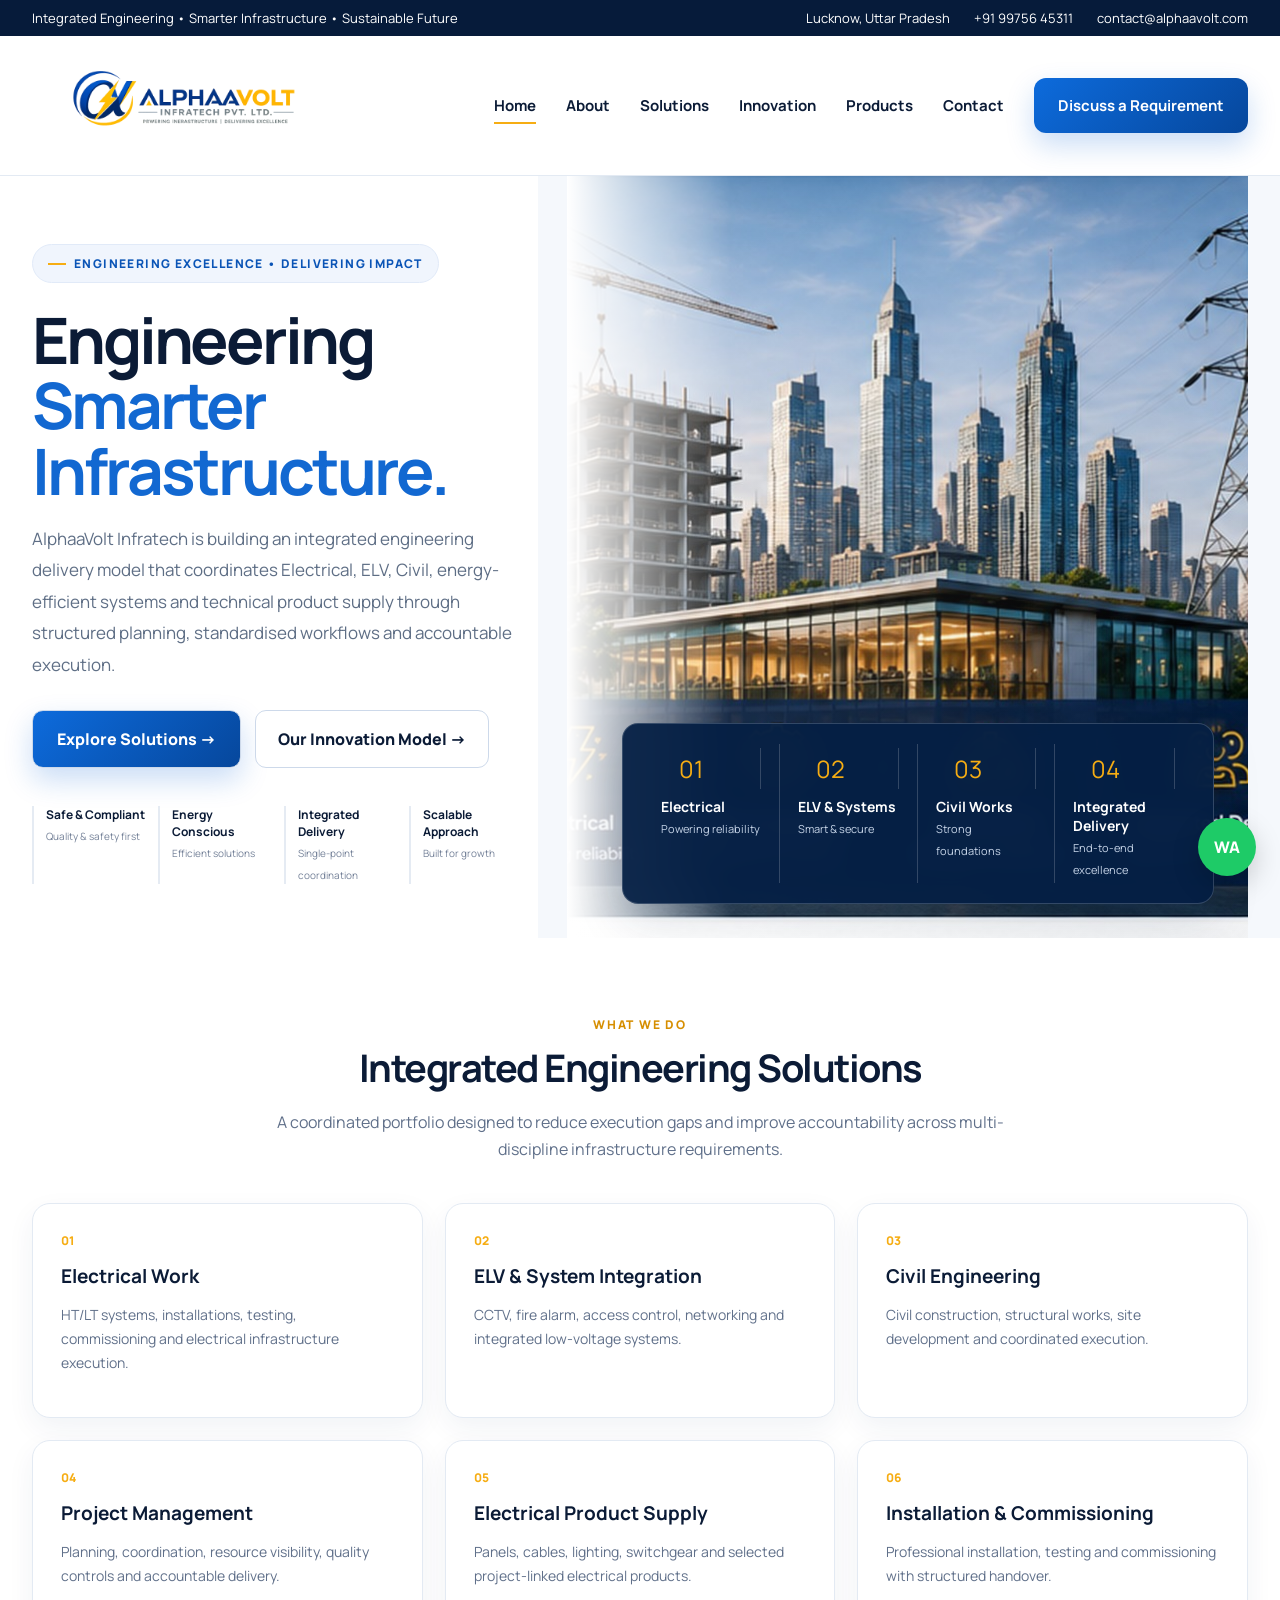
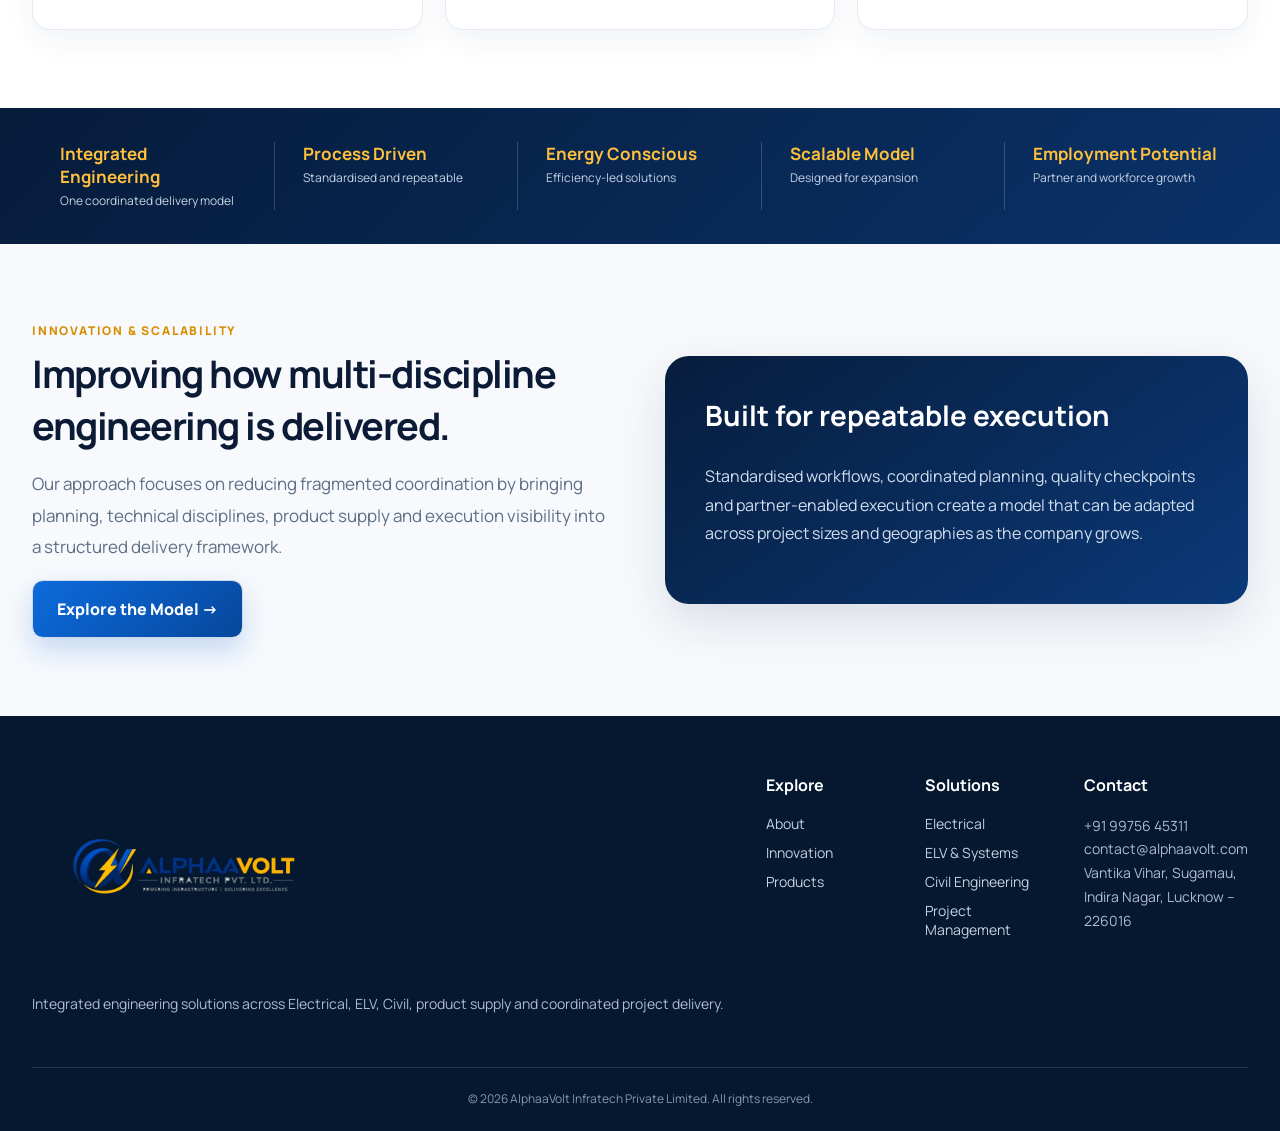
<file: index.html>
﻿<!doctype html>
<html lang="en">

<head>
    <meta charset="utf-8">
    <meta name="viewport" content="width=device-width, initial-scale=1">
    <title>Home | AlphaaVolt Infratech</title>
    <meta name="description"
        content="AlphaaVolt Infratech Private Limited provides integrated engineering solutions across Electrical, ELV, Civil, project management and technical product supply.">

    <link rel="stylesheet" href="/assets/style.css?v=20260811">
</head>

<body>

    <!-- TOP BAR -->
    <div class="utility">
        <div class="container">
            <div>
                Integrated Engineering &bull; Smarter Infrastructure &bull; Sustainable Future
            </div>

            <div class="right">
                <span>Lucknow, Uttar Pradesh</span>
                <span>+91 99756 45311</span>
                <span>contact@alphaavolt.com</span>
            </div>
        </div>
    </div>


    <!-- HEADER -->
    <header class="header">
        <div class="container">

            <a class="brand brand-logo" href="index.html">
                <img src="/assets/logo.png?v=20260811b"
                    alt="AlphaaVolt Infratech Pvt. Ltd. logo">
            </a>

            <button class="menu-btn"
                type="button"
                aria-label="Open navigation menu"
                aria-expanded="false">
                &#9776;
            </button>

            <nav class="nav">
                <a href="index.html" class="active">Home</a>
                <a href="about.html">About</a>
                <a href="solutions.html">Solutions</a>
                <a href="innovation.html">Innovation</a>
                <a href="products.html">Products</a>
                <a href="contact.html">Contact</a>

                <a class="nav-cta" href="contact.html">
                    Discuss a Requirement
                </a>
            </nav>

        </div>
    </header>


    <main>

        <!-- HERO -->
        <section class="hero">
            <div class="container">

                <div class="hero-copy">

                    <div class="eyebrow">
                        ENGINEERING EXCELLENCE &bull; DELIVERING IMPACT
                    </div>

                    <h1>
                        Engineering
                        <span class="accent">Smarter Infrastructure.</span>
                    </h1>

                    <p class="lead">
                        AlphaaVolt Infratech is building an integrated engineering
                        delivery model that coordinates Electrical, ELV, Civil,
                        energy-efficient systems and technical product supply
                        through structured planning, standardised workflows and
                        accountable execution.
                    </p>


                    <div class="actions">

                        <a class="btn btn-primary"
                            href="solutions.html">
                            Explore Solutions &rarr;
                        </a>

                        <a class="btn btn-secondary"
                            href="innovation.html">
                            Our Innovation Model &rarr;
                        </a>

                    </div>


                    <div class="trust-row">

                        <div class="trust">
                            <b>Safe &amp; Compliant</b>
                            <span>Quality &amp; safety first</span>
                        </div>

                        <div class="trust">
                            <b>Energy Conscious</b>
                            <span>Efficient solutions</span>
                        </div>

                        <div class="trust">
                            <b>Integrated Delivery</b>
                            <span>Single-point coordination</span>
                        </div>

                        <div class="trust">
                            <b>Scalable Approach</b>
                            <span>Built for growth</span>
                        </div>

                    </div>

                </div>


                <!-- HERO IMAGE / SERVICE PANEL -->
                <div class="hero-visual">

                    <div class="service-glass">

                        <div>
                            <div class="icon">01</div>
                            <strong>Electrical</strong>
                            <span>Powering reliability</span>
                        </div>

                        <div>
                            <div class="icon">02</div>
                            <strong>ELV &amp; Systems</strong>
                            <span>Smart &amp; secure</span>
                        </div>

                        <div>
                            <div class="icon">03</div>
                            <strong>Civil Works</strong>
                            <span>Strong foundations</span>
                        </div>

                        <div>
                            <div class="icon">04</div>
                            <strong>Integrated Delivery</strong>
                            <span>End-to-end excellence</span>
                        </div>

                    </div>

                </div>

            </div>
        </section>


        <!-- WHAT WE DO -->
        <section class="section">

            <div class="container">

                <div class="section-head">

                    <div class="kicker">
                        What We Do
                    </div>

                    <h2>
                        Integrated Engineering Solutions
                    </h2>

                    <p>
                        A coordinated portfolio designed to reduce execution gaps
                        and improve accountability across multi-discipline
                        infrastructure requirements.
                    </p>

                </div>


                <div class="cards">

                    <div class="card">
                        <div class="num">01</div>
                        <h3>Electrical Work</h3>
                        <p>
                            HT/LT systems, installations, testing, commissioning
                            and electrical infrastructure execution.
                        </p>
                    </div>


                    <div class="card">
                        <div class="num">02</div>
                        <h3>ELV &amp; System Integration</h3>
                        <p>
                            CCTV, fire alarm, access control, networking and
                            integrated low-voltage systems.
                        </p>
                    </div>


                    <div class="card">
                        <div class="num">03</div>
                        <h3>Civil Engineering</h3>
                        <p>
                            Civil construction, structural works, site development
                            and coordinated execution.
                        </p>
                    </div>


                    <div class="card">
                        <div class="num">04</div>
                        <h3>Project Management</h3>
                        <p>
                            Planning, coordination, resource visibility, quality
                            controls and accountable delivery.
                        </p>
                    </div>


                    <div class="card">
                        <div class="num">05</div>
                        <h3>Electrical Product Supply</h3>
                        <p>
                            Panels, cables, lighting, switchgear and selected
                            project-linked electrical products.
                        </p>
                    </div>


                    <div class="card">
                        <div class="num">06</div>
                        <h3>Installation &amp; Commissioning</h3>
                        <p>
                            Professional installation, testing and commissioning
                            with structured handover.
                        </p>
                    </div>

                </div>

            </div>
        </section>


        <!-- BUSINESS MODEL BAND -->
        <section class="band">

            <div class="container band-grid">

                <div class="band-item">
                    <b>Integrated Engineering</b>
                    <span>One coordinated delivery model</span>
                </div>

                <div class="band-item">
                    <b>Process Driven</b>
                    <span>Standardised and repeatable</span>
                </div>

                <div class="band-item">
                    <b>Energy Conscious</b>
                    <span>Efficiency-led solutions</span>
                </div>

                <div class="band-item">
                    <b>Scalable Model</b>
                    <span>Designed for expansion</span>
                </div>

                <div class="band-item">
                    <b>Employment Potential</b>
                    <span>Partner and workforce growth</span>
                </div>

            </div>

        </section>


        <!-- INNOVATION -->
        <section class="section soft">

            <div class="container split">

                <div>

                    <div class="kicker">
                        Innovation &amp; Scalability
                    </div>

                    <h2>
                        Improving how multi-discipline engineering is delivered.
                    </h2>

                    <p class="lead">
                        Our approach focuses on reducing fragmented coordination
                        by bringing planning, technical disciplines, product
                        supply and execution visibility into a structured
                        delivery framework.
                    </p>

                    <a class="btn btn-primary"
                        href="innovation.html">
                        Explore the Model &rarr;
                    </a>

                </div>


                <div class="panel">

                    <h3>
                        Built for repeatable execution
                    </h3>

                    <p>
                        Standardised workflows, coordinated planning, quality
                        checkpoints and partner-enabled execution create a model
                        that can be adapted across project sizes and geographies
                        as the company grows.
                    </p>

                </div>

            </div>

        </section>

    </main>


    <!-- FOOTER -->
    <footer class="footer">

        <div class="container">

            <div class="footer-grid">

                <div class="footer-brand">

                    <img class="footer-logo"
                        src="/assets/logo.png?v=20260811b"
                        alt="AlphaaVolt Infratech Pvt. Ltd. logo">

                    <p>
                        Integrated engineering solutions across Electrical, ELV,
                        Civil, product supply and coordinated project delivery.
                    </p>

                </div>


                <div>

                    <h4>Explore</h4>

                    <a href="about.html">About</a>
                    <a href="innovation.html">Innovation</a>
                    <a href="products.html">Products</a>

                </div>


                <div>

                    <h4>Solutions</h4>

                    <a href="solutions.html">Electrical</a>
                    <a href="solutions.html">ELV &amp; Systems</a>
                    <a href="solutions.html">Civil Engineering</a>
                    <a href="solutions.html">Project Management</a>

                </div>


                <div>

                    <h4>Contact</h4>

                    <p>
                        +91 99756 45311<br>
                        contact@alphaavolt.com<br>
                        Vantika Vihar, Sugamau,<br>
                        Indira Nagar, Lucknow &ndash; 226016
                    </p>

                </div>

            </div>


            <div class="copyright">
                &copy; 2026 AlphaaVolt Infratech Private Limited.
                All rights reserved.
            </div>

        </div>

    </footer>


    <!-- WHATSAPP -->
    <a class="wa"
        href="https://wa.me/919975645311"
        target="_blank"
        rel="noopener noreferrer"
        aria-label="Contact AlphaaVolt on WhatsApp">
        WA
    </a>


    <!-- JAVASCRIPT -->
    <script src="/assets/main.js?v=20260811"></script>

</body>

</html>
</file>
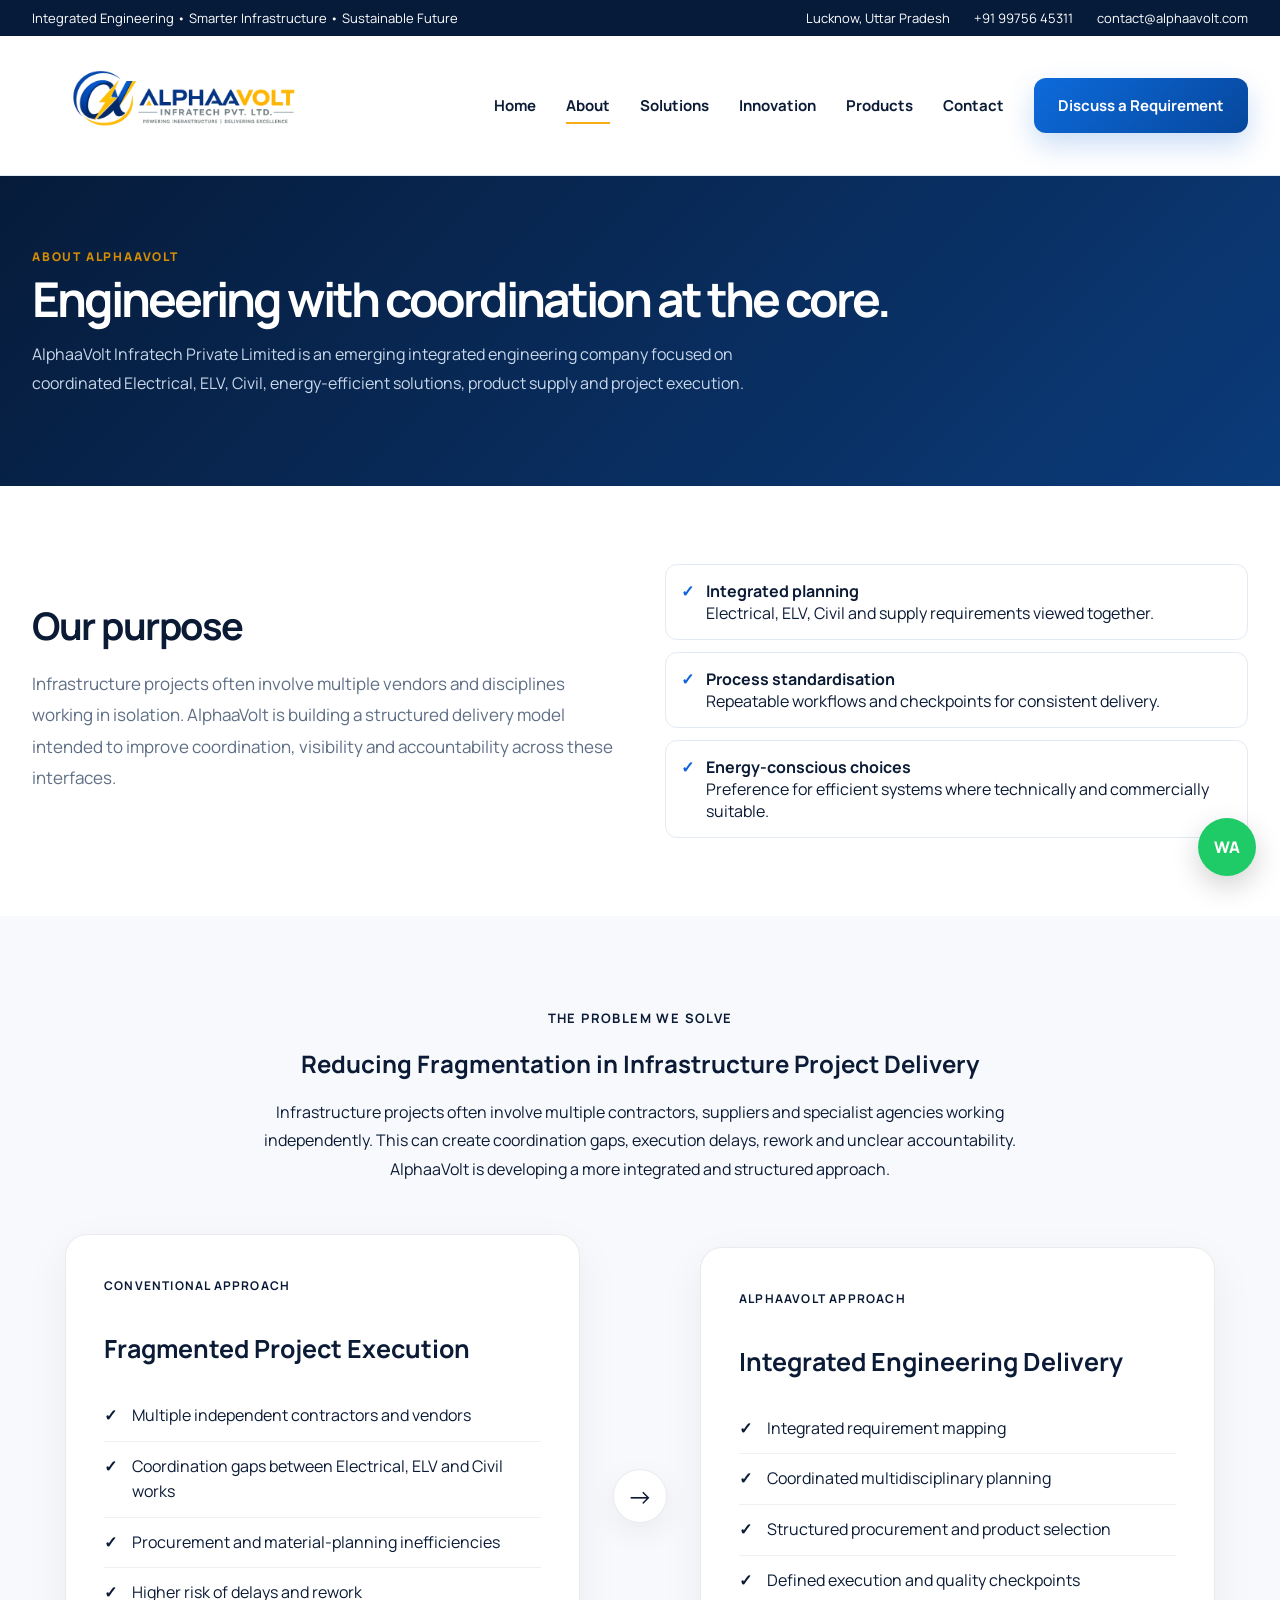
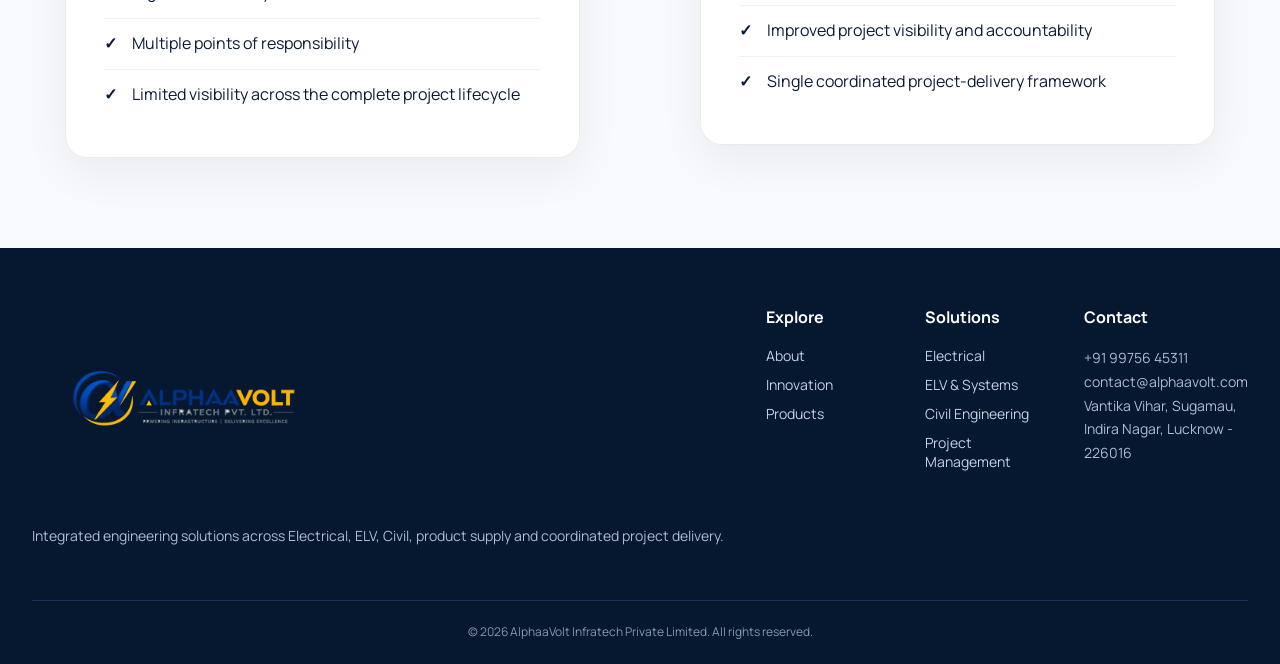
<file: about.html>
﻿<!doctype html><html><head><meta charset="utf-8"><meta name="viewport" content="width=device-width,initial-scale=1"><title>About | AlphaaVolt Infratech</title><link rel="stylesheet" href="/assets/style.css?v=20260811"></head><body><div class="utility"><div class="container"><div>Integrated Engineering &bull; Smarter Infrastructure &bull; Sustainable Future</div><div class="right"><span>Lucknow, Uttar Pradesh</span><span>+91 99756 45311</span><span>contact@alphaavolt.com</span></div></div></div><header class="header"><div class="container"><a class="brand brand-logo" href="index.html"><img src="/assets/logo.png?v=20260811b" alt="AlphaaVolt Infratech Pvt. Ltd. logo"></a><button class="menu-btn" aria-label="Menu">&#9776;</button><nav class="nav"><a href="index.html">Home</a><a href="about.html" class="active">About</a><a href="solutions.html">Solutions</a><a href="innovation.html">Innovation</a><a href="products.html">Products</a><a href="contact.html">Contact</a><a class="nav-cta" href="contact.html">Discuss a Requirement</a></nav></div></header><main><section class="page-hero"><div class="container"><div class="kicker">About AlphaaVolt</div><h1>Engineering with coordination at the core.</h1><p>AlphaaVolt Infratech Private Limited is an emerging integrated engineering company focused on coordinated Electrical, ELV, Civil, energy-efficient solutions, product supply and project execution.</p></div></section><section class="section"><div class="container split"><div><h2>Our purpose</h2><p class="lead">Infrastructure projects often involve multiple vendors and disciplines working in isolation. AlphaaVolt is building a structured delivery model intended to improve coordination, visibility and accountability across these interfaces.</p></div><div class="checklist"><div class="check"><i>&#10003;</i><div><b>Integrated planning</b><br><span>Electrical, ELV, Civil and supply requirements viewed together.</span></div></div><div class="check"><i>&#10003;</i><div><b>Process standardisation</b><br><span>Repeatable workflows and checkpoints for consistent delivery.</span></div></div><div class="check"><i>&#10003;</i><div><b>Energy-conscious choices</b><br><span>Preference for efficient systems where technically and commercially suitable.</span></div></div></div></div></section>
<section class="problem-solution-section">
<div class="container">

<div class="dpiit-section-heading">
<span class="dpiit-tag">The Problem We Solve</span>
<h2>Reducing Fragmentation in Infrastructure Project Delivery</h2>
<p>
Infrastructure projects often involve multiple contractors, suppliers and
specialist agencies working independently. This can create coordination gaps,
execution delays, rework and unclear accountability. AlphaaVolt is developing
a more integrated and structured approach.
</p>
</div>

<div class="problem-solution-grid">

<div class="ps-card">
<span class="ps-label">Conventional Approach</span>
<h3>Fragmented Project Execution</h3>

<ul class="ps-list">
<li>Multiple independent contractors and vendors</li>
<li>Coordination gaps between Electrical, ELV and Civil works</li>
<li>Procurement and material-planning inefficiencies</li>
<li>Higher risk of delays and rework</li>
<li>Multiple points of responsibility</li>
<li>Limited visibility across the complete project lifecycle</li>
</ul>
</div>

<div class="ps-arrow">&#8594;</div>

<div class="ps-card solution-card">
<span class="ps-label">AlphaaVolt Approach</span>
<h3>Integrated Engineering Delivery</h3>

<ul class="ps-list">
<li>Integrated requirement mapping</li>
<li>Coordinated multidisciplinary planning</li>
<li>Structured procurement and product selection</li>
<li>Defined execution and quality checkpoints</li>
<li>Improved project visibility and accountability</li>
<li>Single coordinated project-delivery framework</li>
</ul>
</div>

</div>
</div>
</section>
</main><footer class="footer"><div class="container"><div class="footer-grid"><div class="footer-brand"><img class="footer-logo" src="/assets/logo.png?v=20260811b" alt="AlphaaVolt Infratech Pvt. Ltd. logo"><p>Integrated engineering solutions across Electrical, ELV, Civil, product supply and coordinated project delivery.</p></div><div><h4>Explore</h4><a href="about.html">About</a><a href="innovation.html">Innovation</a><a href="products.html">Products</a></div><div><h4>Solutions</h4><a href="solutions.html">Electrical</a><a href="solutions.html">ELV & Systems</a><a href="solutions.html">Civil Engineering</a><a href="solutions.html">Project Management</a></div><div><h4>Contact</h4><p>+91 99756 45311<br>contact@alphaavolt.com<br>Vantika Vihar, Sugamau, Indira Nagar, Lucknow - 226016</p></div></div><div class="copyright">&copy; 2026 AlphaaVolt Infratech Private Limited. All rights reserved.</div></div></footer><a class="wa" href="https://wa.me/919975645311" aria-label="WhatsApp">WA</a><script src="/assets/main.js?v=20260811"></script></body></html>
</file>
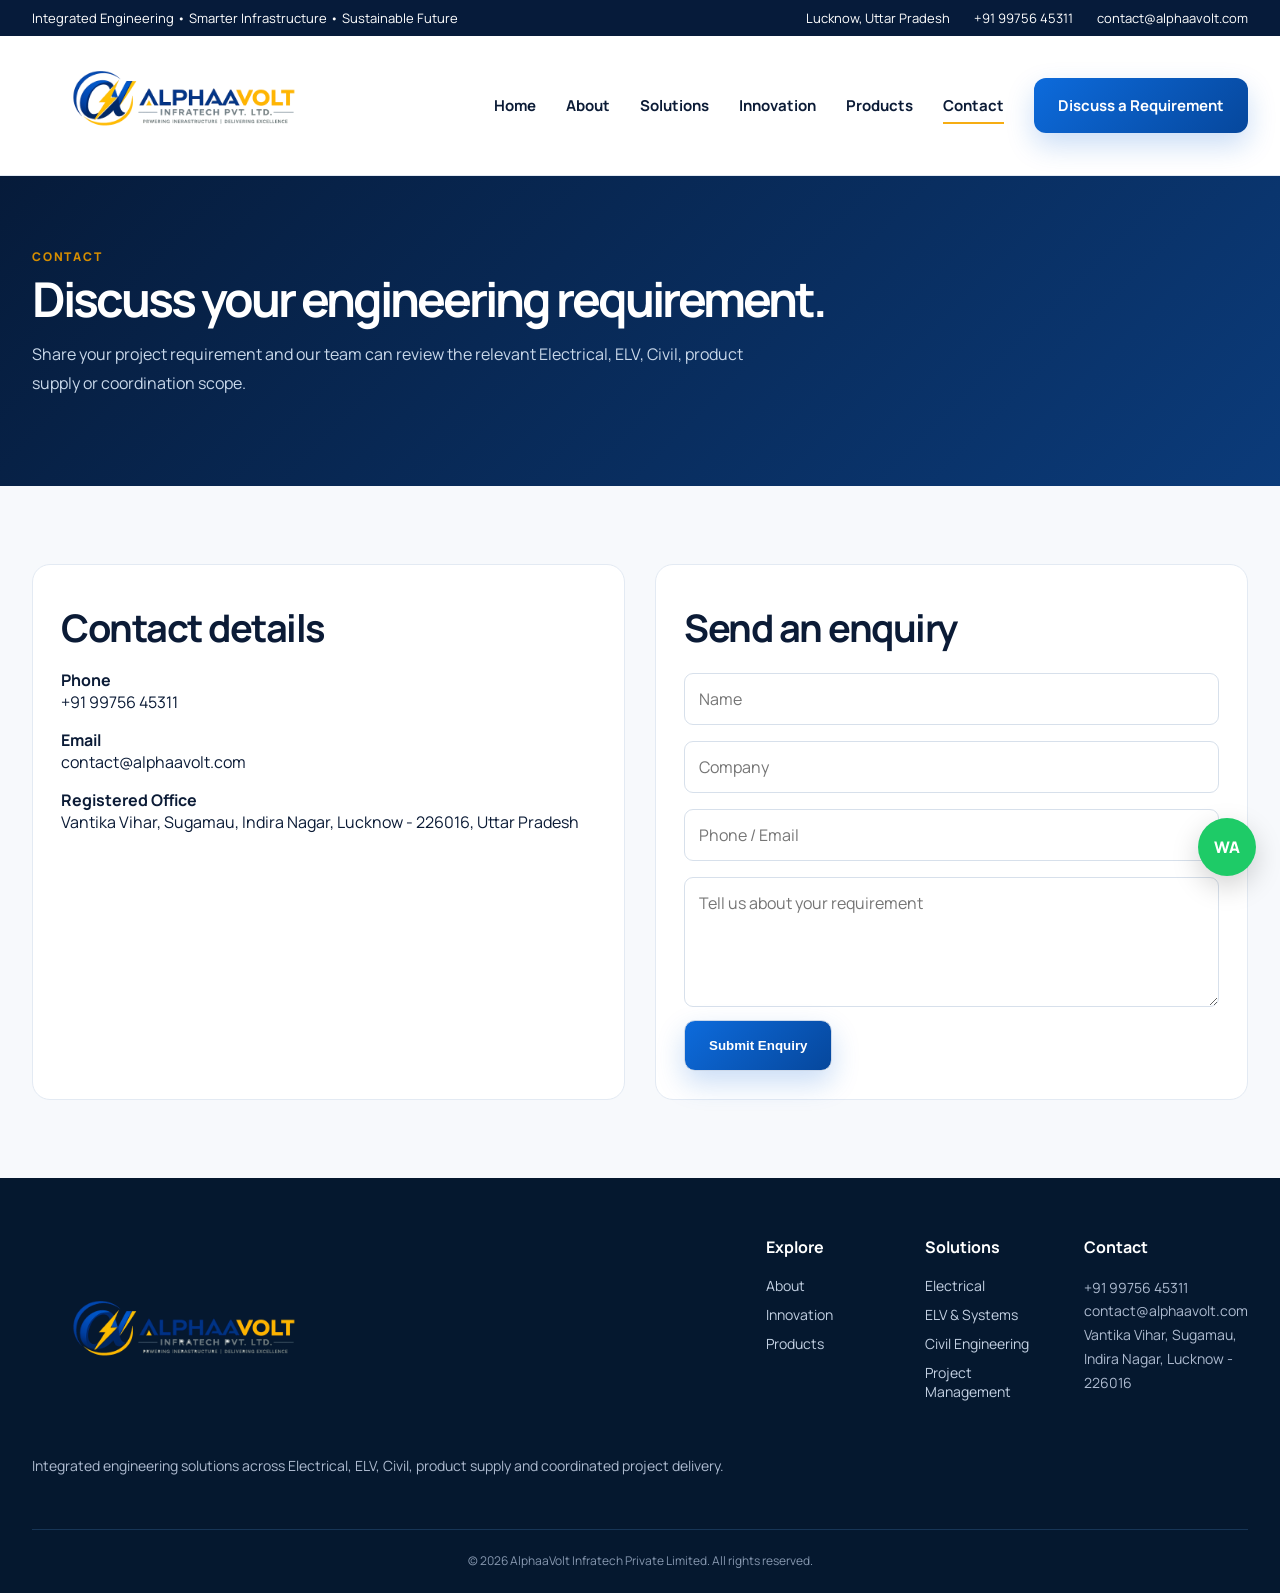
<file: contact.html>
﻿<!doctype html><html><head><meta charset="utf-8"><meta name="viewport" content="width=device-width,initial-scale=1"><title>Contact | AlphaaVolt Infratech</title><link rel="stylesheet" href="/assets/style.css?v=20260811"></head><body><div class="utility"><div class="container"><div>Integrated Engineering &bull; Smarter Infrastructure &bull; Sustainable Future</div><div class="right"><span>Lucknow, Uttar Pradesh</span><span>+91 99756 45311</span><span>contact@alphaavolt.com</span></div></div></div><header class="header"><div class="container"><a class="brand brand-logo" href="index.html"><img src="/assets/logo.png?v=20260811b" alt="AlphaaVolt Infratech Pvt. Ltd. logo"></a><button class="menu-btn" aria-label="Menu">&#9776;</button><nav class="nav"><a href="index.html">Home</a><a href="about.html">About</a><a href="solutions.html">Solutions</a><a href="innovation.html">Innovation</a><a href="products.html">Products</a><a href="contact.html" class="active">Contact</a><a class="nav-cta" href="contact.html">Discuss a Requirement</a></nav></div></header><main><section class="page-hero"><div class="container"><div class="kicker">Contact</div><h1>Discuss your engineering requirement.</h1><p>Share your project requirement and our team can review the relevant Electrical, ELV, Civil, product supply or coordination scope.</p></div></section><section class="section soft"><div class="container contact-grid"><div class="contact-box"><h2>Contact details</h2><p><b>Phone</b><br>+91 99756 45311</p><p><b>Email</b><br>contact@alphaavolt.com</p><p><b>Registered Office</b><br>Vantika Vihar, Sugamau, Indira Nagar, Lucknow - 226016, Uttar Pradesh</p></div><form class="contact-box"><h2>Send an enquiry</h2><input placeholder="Name"><input placeholder="Company"><input placeholder="Phone / Email"><textarea placeholder="Tell us about your requirement"></textarea><button class="btn btn-primary" type="button">Submit Enquiry</button></form></div></section></main><footer class="footer"><div class="container"><div class="footer-grid"><div class="footer-brand"><img class="footer-logo" src="/assets/logo.png?v=20260811b" alt="AlphaaVolt Infratech Pvt. Ltd. logo"><p>Integrated engineering solutions across Electrical, ELV, Civil, product supply and coordinated project delivery.</p></div><div><h4>Explore</h4><a href="about.html">About</a><a href="innovation.html">Innovation</a><a href="products.html">Products</a></div><div><h4>Solutions</h4><a href="solutions.html">Electrical</a><a href="solutions.html">ELV & Systems</a><a href="solutions.html">Civil Engineering</a><a href="solutions.html">Project Management</a></div><div><h4>Contact</h4><p>+91 99756 45311<br>contact@alphaavolt.com<br>Vantika Vihar, Sugamau, Indira Nagar, Lucknow - 226016</p></div></div><div class="copyright">&copy; 2026 AlphaaVolt Infratech Private Limited. All rights reserved.</div></div></footer><a class="wa" href="https://wa.me/919975645311" aria-label="WhatsApp">WA</a><script src="/assets/main.js?v=20260811"></script></body></html>
</file>
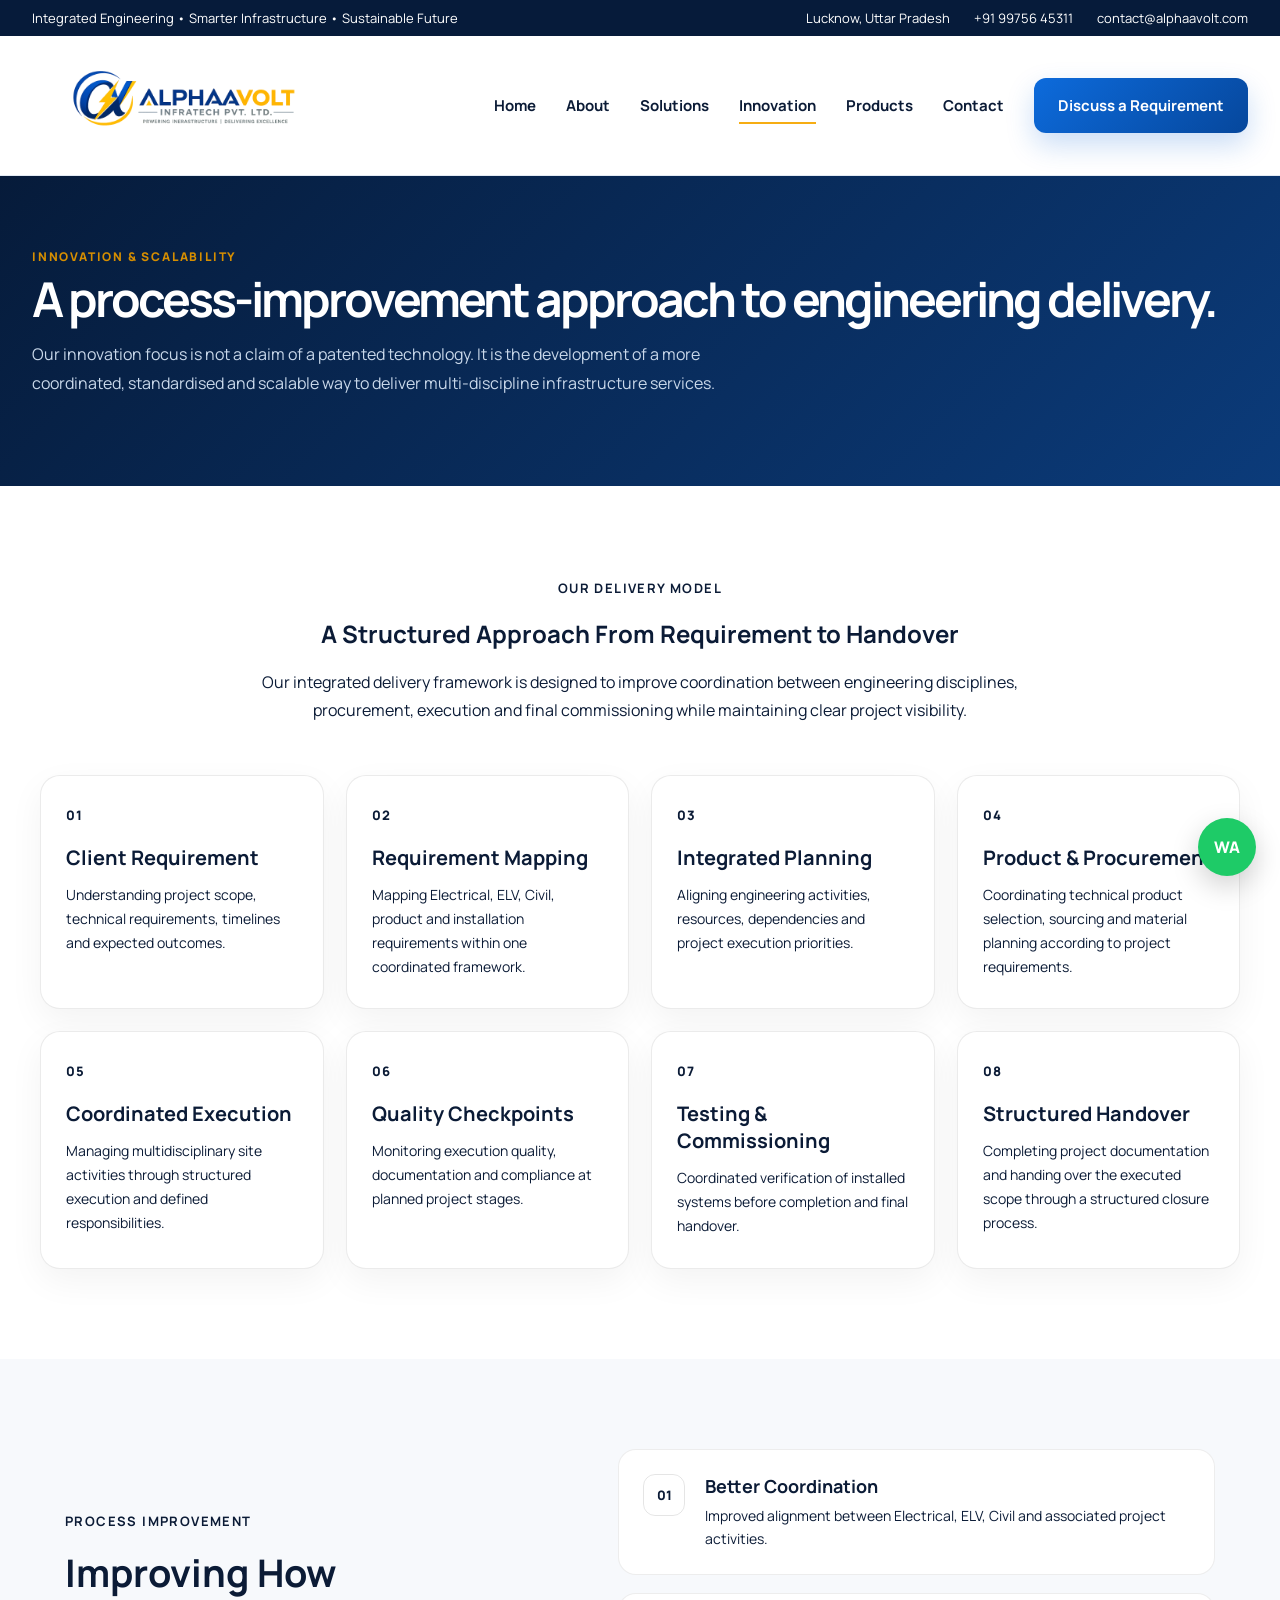
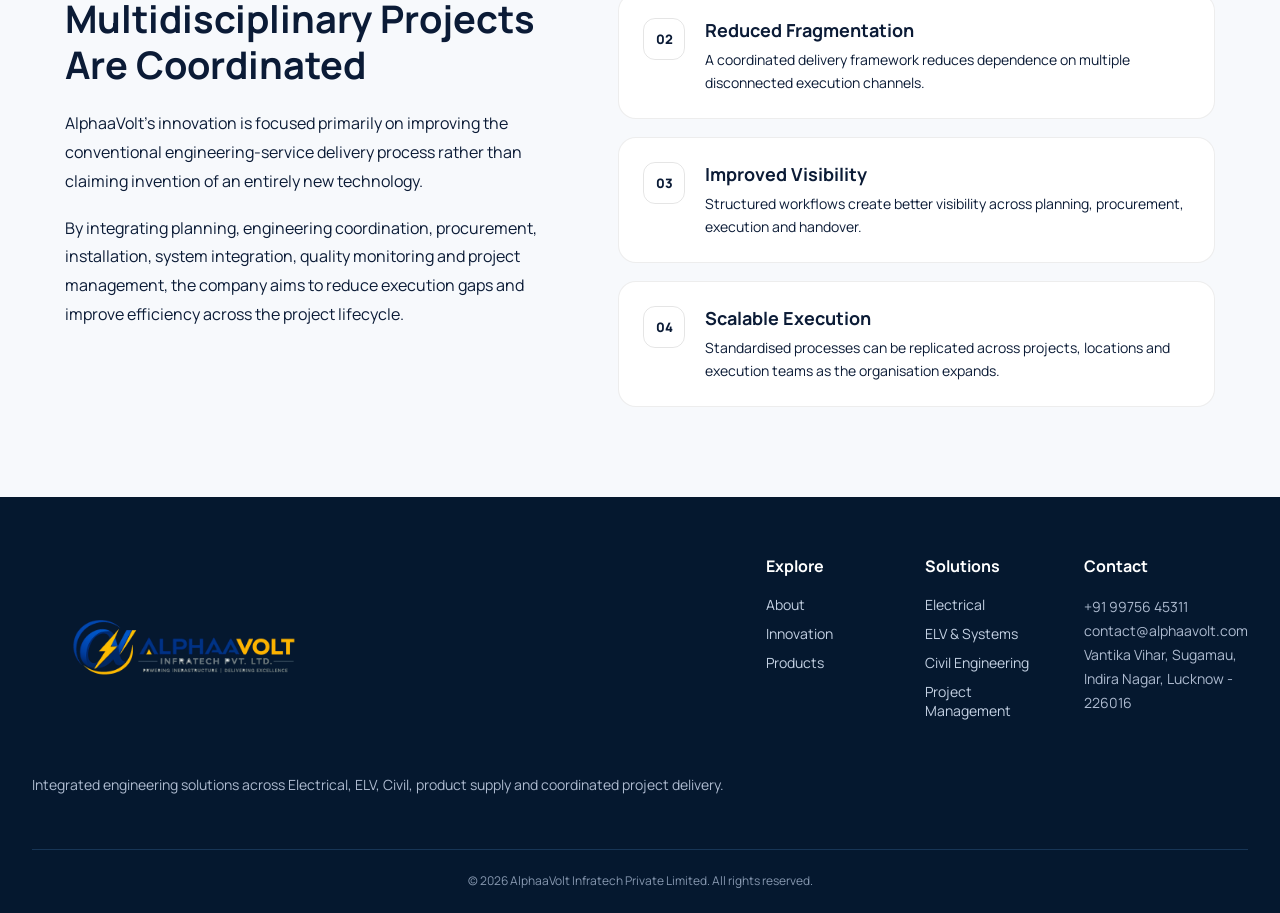
<file: innovation.html>
﻿<!doctype html><html><head><meta charset="utf-8"><meta name="viewport" content="width=device-width,initial-scale=1"><title>Innovation | AlphaaVolt Infratech</title><link rel="stylesheet" href="/assets/style.css?v=20260811"></head><body><div class="utility"><div class="container"><div>Integrated Engineering &bull; Smarter Infrastructure &bull; Sustainable Future</div><div class="right"><span>Lucknow, Uttar Pradesh</span><span>+91 99756 45311</span><span>contact@alphaavolt.com</span></div></div></div><header class="header"><div class="container"><a class="brand brand-logo" href="index.html"><img src="/assets/logo.png?v=20260811b" alt="AlphaaVolt Infratech Pvt. Ltd. logo"></a><button class="menu-btn" aria-label="Menu">&#9776;</button><nav class="nav"><a href="index.html">Home</a><a href="about.html">About</a><a href="solutions.html">Solutions</a><a href="innovation.html" class="active">Innovation</a><a href="products.html">Products</a><a href="contact.html">Contact</a><a class="nav-cta" href="contact.html">Discuss a Requirement</a></nav></div></header><main><section class="page-hero"><div class="container"><div class="kicker">Innovation & Scalability</div><h1>A process-improvement approach to engineering delivery.</h1><p>Our innovation focus is not a claim of a patented technology. It is the development of a more coordinated, standardised and scalable way to deliver multi-discipline infrastructure services.</p></div></section>
<section class="delivery-model-section">
<div class="container">

<div class="dpiit-section-heading">
<span class="dpiit-tag">Our Delivery Model</span>
<h2>A Structured Approach From Requirement to Handover</h2>

<p>
Our integrated delivery framework is designed to improve coordination
between engineering disciplines, procurement, execution and final
commissioning while maintaining clear project visibility.
</p>
</div>

<div class="delivery-flow">

<div class="delivery-step">
<div class="step-number">01</div>
<h3>Client Requirement</h3>
<p>Understanding project scope, technical requirements, timelines and expected outcomes.</p>
</div>

<div class="delivery-step">
<div class="step-number">02</div>
<h3>Requirement Mapping</h3>
<p>Mapping Electrical, ELV, Civil, product and installation requirements within one coordinated framework.</p>
</div>

<div class="delivery-step">
<div class="step-number">03</div>
<h3>Integrated Planning</h3>
<p>Aligning engineering activities, resources, dependencies and project execution priorities.</p>
</div>

<div class="delivery-step">
<div class="step-number">04</div>
<h3>Product &amp; Procurement</h3>
<p>Coordinating technical product selection, sourcing and material planning according to project requirements.</p>
</div>

<div class="delivery-step">
<div class="step-number">05</div>
<h3>Coordinated Execution</h3>
<p>Managing multidisciplinary site activities through structured execution and defined responsibilities.</p>
</div>

<div class="delivery-step">
<div class="step-number">06</div>
<h3>Quality Checkpoints</h3>
<p>Monitoring execution quality, documentation and compliance at planned project stages.</p>
</div>

<div class="delivery-step">
<div class="step-number">07</div>
<h3>Testing &amp; Commissioning</h3>
<p>Coordinated verification of installed systems before completion and final handover.</p>
</div>

<div class="delivery-step">
<div class="step-number">08</div>
<h3>Structured Handover</h3>
<p>Completing project documentation and handing over the executed scope through a structured closure process.</p>
</div>

</div>
</div>
</section>

<section class="process-improvement-section">
<div class="container">

<div class="process-improvement-wrap">

<div class="process-improvement-content">

<span class="dpiit-tag">Process Improvement</span>

<h2>Improving How Multidisciplinary Projects Are Coordinated</h2>

<p>
AlphaaVolt's innovation is focused primarily on improving the conventional
engineering-service delivery process rather than claiming invention of an
entirely new technology.
</p>

<p>
By integrating planning, engineering coordination, procurement, installation,
system integration, quality monitoring and project management, the company
aims to reduce execution gaps and improve efficiency across the project
lifecycle.
</p>

</div>

<div class="improvement-points">

<div class="improvement-item">
<span>01</span>
<div>
<h3>Better Coordination</h3>
<p>Improved alignment between Electrical, ELV, Civil and associated project activities.</p>
</div>
</div>

<div class="improvement-item">
<span>02</span>
<div>
<h3>Reduced Fragmentation</h3>
<p>A coordinated delivery framework reduces dependence on multiple disconnected execution channels.</p>
</div>
</div>

<div class="improvement-item">
<span>03</span>
<div>
<h3>Improved Visibility</h3>
<p>Structured workflows create better visibility across planning, procurement, execution and handover.</p>
</div>
</div>

<div class="improvement-item">
<span>04</span>
<div>
<h3>Scalable Execution</h3>
<p>Standardised processes can be replicated across projects, locations and execution teams as the organisation expands.</p>
</div>
</div>

</div>
</div>
</div>
</section>
</main><footer class="footer"><div class="container"><div class="footer-grid"><div class="footer-brand"><img class="footer-logo" src="/assets/logo.png?v=20260811b" alt="AlphaaVolt Infratech Pvt. Ltd. logo"><p>Integrated engineering solutions across Electrical, ELV, Civil, product supply and coordinated project delivery.</p></div><div><h4>Explore</h4><a href="about.html">About</a><a href="innovation.html">Innovation</a><a href="products.html">Products</a></div><div><h4>Solutions</h4><a href="solutions.html">Electrical</a><a href="solutions.html">ELV & Systems</a><a href="solutions.html">Civil Engineering</a><a href="solutions.html">Project Management</a></div><div><h4>Contact</h4><p>+91 99756 45311<br>contact@alphaavolt.com<br>Vantika Vihar, Sugamau, Indira Nagar, Lucknow - 226016</p></div></div><div class="copyright">&copy; 2026 AlphaaVolt Infratech Private Limited. All rights reserved.</div></div></footer><a class="wa" href="https://wa.me/919975645311" aria-label="WhatsApp">WA</a><script src="/assets/main.js?v=20260811"></script></body></html>
</file>
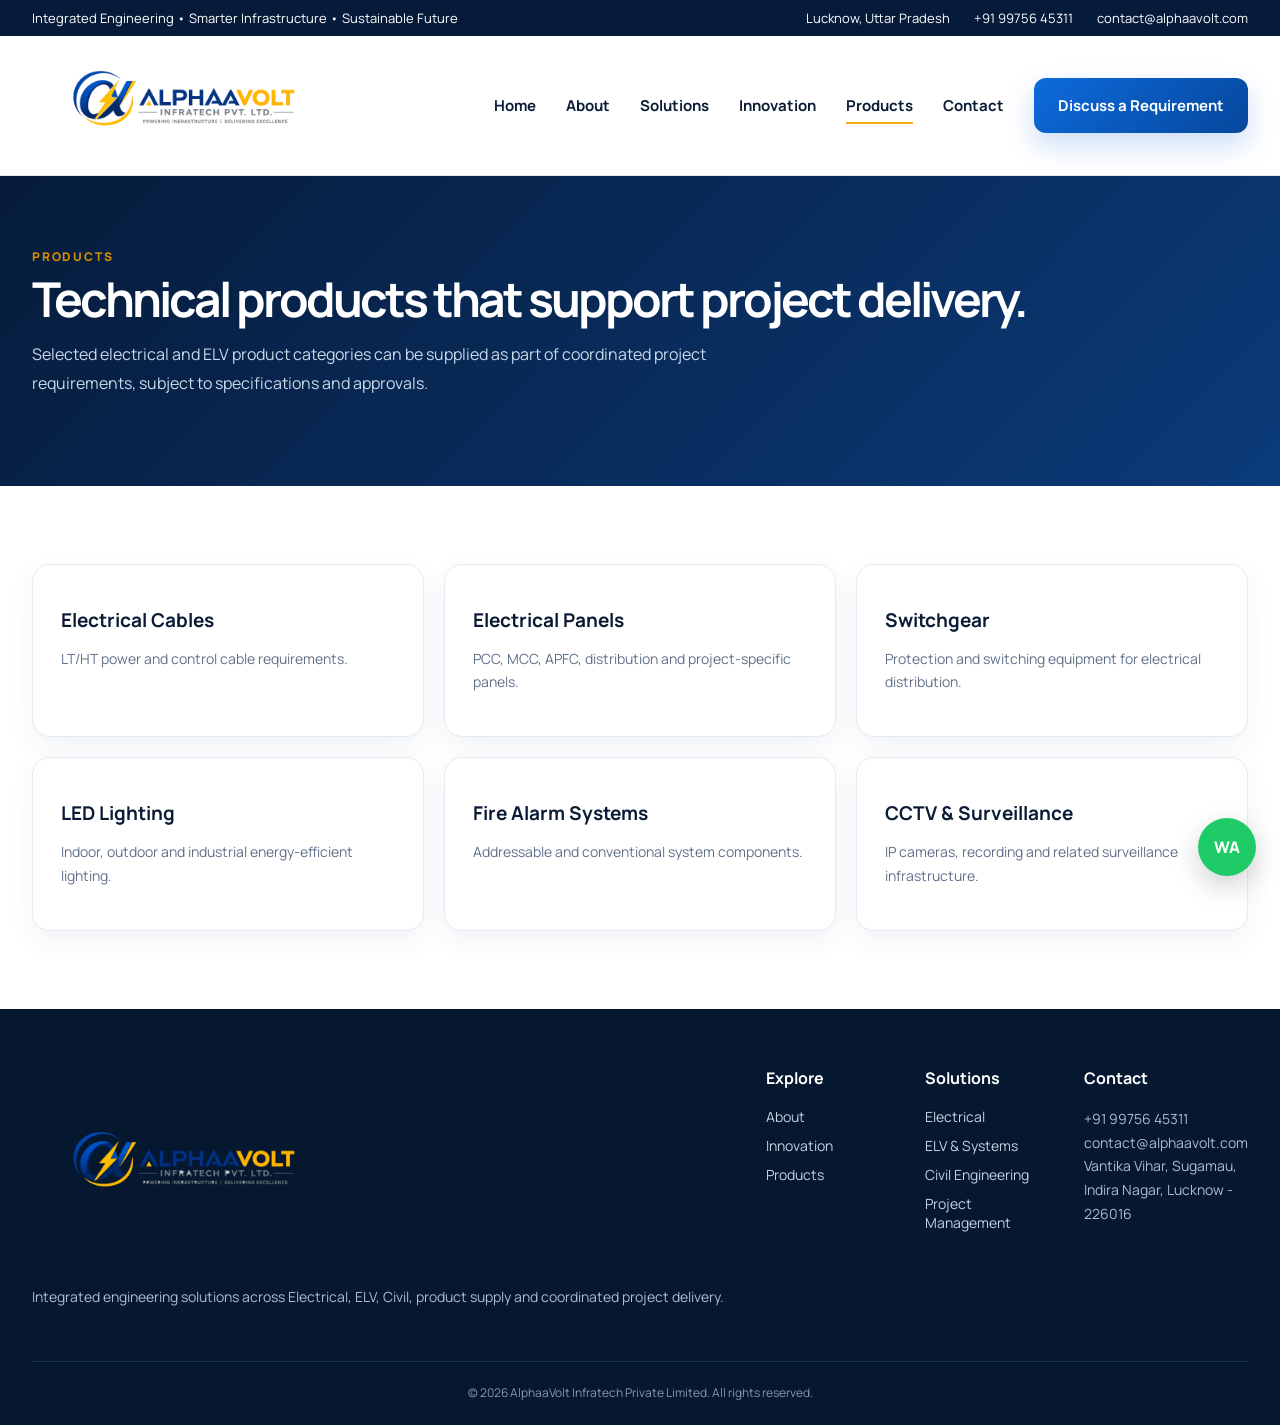
<file: products.html>
﻿<!doctype html><html><head><meta charset="utf-8"><meta name="viewport" content="width=device-width,initial-scale=1"><title>Products | AlphaaVolt Infratech</title><link rel="stylesheet" href="/assets/style.css?v=20260811"></head><body><div class="utility"><div class="container"><div>Integrated Engineering &bull; Smarter Infrastructure &bull; Sustainable Future</div><div class="right"><span>Lucknow, Uttar Pradesh</span><span>+91 99756 45311</span><span>contact@alphaavolt.com</span></div></div></div><header class="header"><div class="container"><a class="brand brand-logo" href="index.html"><img src="/assets/logo.png?v=20260811b" alt="AlphaaVolt Infratech Pvt. Ltd. logo"></a><button class="menu-btn" aria-label="Menu">&#9776;</button><nav class="nav"><a href="index.html">Home</a><a href="about.html">About</a><a href="solutions.html">Solutions</a><a href="innovation.html">Innovation</a><a href="products.html" class="active">Products</a><a href="contact.html">Contact</a><a class="nav-cta" href="contact.html">Discuss a Requirement</a></nav></div></header><main><section class="page-hero"><div class="container"><div class="kicker">Products</div><h1>Technical products that support project delivery.</h1><p>Selected electrical and ELV product categories can be supplied as part of coordinated project requirements, subject to specifications and approvals.</p></div></section><section class="section"><div class="container product-grid"><div class="card"><h3>Electrical Cables</h3><p>LT/HT power and control cable requirements.</p></div><div class="card"><h3>Electrical Panels</h3><p>PCC, MCC, APFC, distribution and project-specific panels.</p></div><div class="card"><h3>Switchgear</h3><p>Protection and switching equipment for electrical distribution.</p></div><div class="card"><h3>LED Lighting</h3><p>Indoor, outdoor and industrial energy-efficient lighting.</p></div><div class="card"><h3>Fire Alarm Systems</h3><p>Addressable and conventional system components.</p></div><div class="card"><h3>CCTV & Surveillance</h3><p>IP cameras, recording and related surveillance infrastructure.</p></div></div></section></main><footer class="footer"><div class="container"><div class="footer-grid"><div class="footer-brand"><img class="footer-logo" src="/assets/logo.png?v=20260811b" alt="AlphaaVolt Infratech Pvt. Ltd. logo"><p>Integrated engineering solutions across Electrical, ELV, Civil, product supply and coordinated project delivery.</p></div><div><h4>Explore</h4><a href="about.html">About</a><a href="innovation.html">Innovation</a><a href="products.html">Products</a></div><div><h4>Solutions</h4><a href="solutions.html">Electrical</a><a href="solutions.html">ELV & Systems</a><a href="solutions.html">Civil Engineering</a><a href="solutions.html">Project Management</a></div><div><h4>Contact</h4><p>+91 99756 45311<br>contact@alphaavolt.com<br>Vantika Vihar, Sugamau, Indira Nagar, Lucknow - 226016</p></div></div><div class="copyright">&copy; 2026 AlphaaVolt Infratech Private Limited. All rights reserved.</div></div></footer><a class="wa" href="https://wa.me/919975645311" aria-label="WhatsApp">WA</a><script src="/assets/main.js?v=20260811"></script></body></html>
</file>
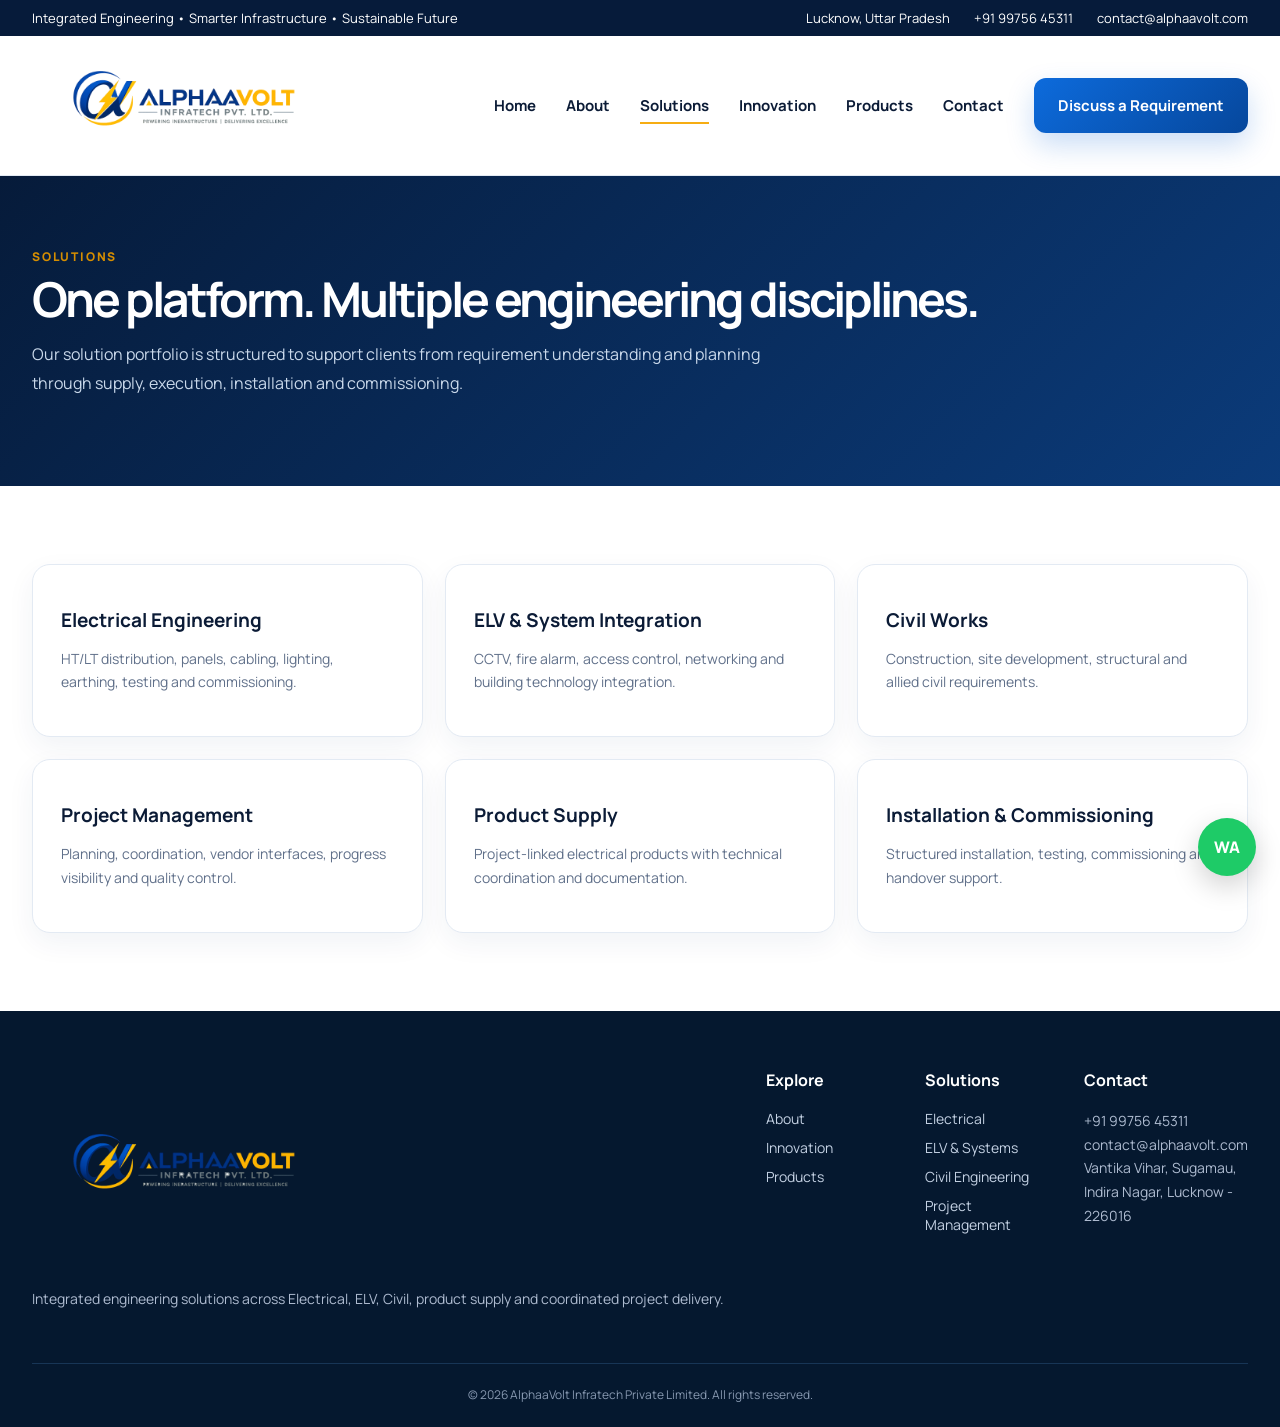
<file: solutions.html>
﻿<!doctype html><html><head><meta charset="utf-8"><meta name="viewport" content="width=device-width,initial-scale=1"><title>Solutions | AlphaaVolt Infratech</title><link rel="stylesheet" href="/assets/style.css?v=20260811"></head><body><div class="utility"><div class="container"><div>Integrated Engineering &bull; Smarter Infrastructure &bull; Sustainable Future</div><div class="right"><span>Lucknow, Uttar Pradesh</span><span>+91 99756 45311</span><span>contact@alphaavolt.com</span></div></div></div><header class="header"><div class="container"><a class="brand brand-logo" href="index.html"><img src="/assets/logo.png?v=20260811b" alt="AlphaaVolt Infratech Pvt. Ltd. logo"></a><button class="menu-btn" aria-label="Menu">&#9776;</button><nav class="nav"><a href="index.html">Home</a><a href="about.html">About</a><a href="solutions.html" class="active">Solutions</a><a href="innovation.html">Innovation</a><a href="products.html">Products</a><a href="contact.html">Contact</a><a class="nav-cta" href="contact.html">Discuss a Requirement</a></nav></div></header><main><section class="page-hero"><div class="container"><div class="kicker">Solutions</div><h1>One platform. Multiple engineering disciplines.</h1><p>Our solution portfolio is structured to support clients from requirement understanding and planning through supply, execution, installation and commissioning.</p></div></section><section class="section"><div class="container"><div class="cards"><div class="card"><h3>Electrical Engineering</h3><p>HT/LT distribution, panels, cabling, lighting, earthing, testing and commissioning.</p></div><div class="card"><h3>ELV & System Integration</h3><p>CCTV, fire alarm, access control, networking and building technology integration.</p></div><div class="card"><h3>Civil Works</h3><p>Construction, site development, structural and allied civil requirements.</p></div><div class="card"><h3>Project Management</h3><p>Planning, coordination, vendor interfaces, progress visibility and quality control.</p></div><div class="card"><h3>Product Supply</h3><p>Project-linked electrical products with technical coordination and documentation.</p></div><div class="card"><h3>Installation & Commissioning</h3><p>Structured installation, testing, commissioning and handover support.</p></div></div></div></section></main><footer class="footer"><div class="container"><div class="footer-grid"><div class="footer-brand"><img class="footer-logo" src="/assets/logo.png?v=20260811b" alt="AlphaaVolt Infratech Pvt. Ltd. logo"><p>Integrated engineering solutions across Electrical, ELV, Civil, product supply and coordinated project delivery.</p></div><div><h4>Explore</h4><a href="about.html">About</a><a href="innovation.html">Innovation</a><a href="products.html">Products</a></div><div><h4>Solutions</h4><a href="solutions.html">Electrical</a><a href="solutions.html">ELV & Systems</a><a href="solutions.html">Civil Engineering</a><a href="solutions.html">Project Management</a></div><div><h4>Contact</h4><p>+91 99756 45311<br>contact@alphaavolt.com<br>Vantika Vihar, Sugamau, Indira Nagar, Lucknow - 226016</p></div></div><div class="copyright">&copy; 2026 AlphaaVolt Infratech Private Limited. All rights reserved.</div></div></footer><a class="wa" href="https://wa.me/919975645311" aria-label="WhatsApp">WA</a><script src="/assets/main.js?v=20260811"></script></body></html>
</file>
<file: assets/style.css>
﻿
@import url('https://fonts.googleapis.com/css2?family=Manrope:wght@400;500;600;700;800&display=swap');
:root{--navy:#061b3a;--navy2:#0b2f64;--blue:#0d63d8;--gold:#f6ad13;--ink:#0b1b36;--muted:#60708a;--line:#e3eaf3;--bg:#f7f9fc;--white:#fff;--shadow:0 18px 50px rgba(7,30,67,.12)}
*{box-sizing:border-box}html{scroll-behavior:smooth}body{margin:0;font-family:Manrope,Arial,sans-serif;color:var(--ink);background:#fff}a{text-decoration:none;color:inherit}.container{width:min(1450px,calc(100% - 64px));margin:auto}.utility{height:36px;background:var(--navy);color:#fff;font-size:13px}.utility .container{height:100%;display:flex;align-items:center;justify-content:space-between;gap:20px}.utility .right{display:flex;gap:24px}.header{height:118px;background:rgba(255,255,255,.97);border-bottom:1px solid var(--line);position:sticky;top:0;z-index:50;backdrop-filter:blur(16px)}.header .container{height:100%;display:flex;align-items:center;justify-content:space-between;gap:28px}.brand{display:flex;align-items:center;min-width:440px}.brand img{width:106px;height:86px;object-fit:contain;filter:drop-shadow(0 4px 8px rgba(8,40,92,.08))}.brand-copy{margin-left:5px}.brand-name{font-size:36px;font-weight:800;letter-spacing:-1.4px;color:#0b3b8f;line-height:.92}.brand-name span{color:var(--gold)}.brand-sub{font-size:15px;letter-spacing:3px;color:#6b7280;font-weight:700;margin-top:7px}.brand-tag{font-size:9px;letter-spacing:1.3px;color:#777;margin-top:4px}.nav{display:flex;align-items:center;gap:30px;font-size:15px;font-weight:700}.nav a{padding:12px 0;position:relative}.nav a.active:after,.nav a:hover:after{content:"";position:absolute;left:0;right:0;bottom:4px;height:2px;background:var(--gold)}.nav-cta,.btn-primary{background:linear-gradient(135deg,#0d6bdc,#06479c);color:#fff!important;border-radius:12px;padding:17px 24px!important;box-shadow:0 12px 28px rgba(13,99,216,.22)}.nav-cta:after{display:none!important}.menu-btn{display:none;border:0;background:#eef4fc;border-radius:12px;padding:12px;font-size:22px;color:var(--navy)}
.hero{min-height:590px;background:linear-gradient(90deg,#fff 0%,#fff 42%,#f5f8fc 42%);overflow:hidden}.hero .container{min-height:590px;display:grid;grid-template-columns:44% 56%;align-items:stretch}.hero-copy{padding:68px 44px 54px 0;position:relative;z-index:2}.eyebrow{display:inline-flex;gap:8px;align-items:center;background:#f0f5fd;border:1px solid #e1eaf8;color:#0a54b6;padding:10px 15px;border-radius:999px;font-size:12px;font-weight:800;letter-spacing:1.4px}.eyebrow:before{content:"";width:18px;height:2px;background:var(--gold)}h1{font-size:64px;line-height:1.02;letter-spacing:-3px;margin:24px 0 20px}.accent{color:#1268d1}.lead{font-size:17px;line-height:1.85;color:#5e6e85;max-width:650px}.actions{display:flex;gap:14px;margin-top:30px}.btn{display:inline-flex;align-items:center;justify-content:center;padding:16px 22px;border-radius:11px;font-weight:800;border:1px solid #cdd9ea}.btn-secondary{background:#fff}.trust-row{display:grid;grid-template-columns:repeat(4,1fr);gap:12px;margin-top:38px}.trust{border-left:2px solid #e5ebf3;padding-left:12px}.trust b{font-size:12px;display:block}.trust span{font-size:10px;color:#748198}.hero-visual{position:relative;background:url('hero-infrastructure.jpg') center/cover no-repeat;min-height:590px}.hero-visual:before{content:"";position:absolute;inset:0;background:linear-gradient(90deg,#fff 0%,rgba(255,255,255,.08) 24%,rgba(6,27,58,.05) 100%)}.service-glass{position:absolute;left:8%;right:5%;bottom:34px;background:rgba(5,31,69,.94);border:1px solid rgba(255,255,255,.18);border-radius:16px;display:grid;grid-template-columns:repeat(4,1fr);padding:20px;color:#fff;box-shadow:var(--shadow);backdrop-filter:blur(12px)}.service-glass div{padding:4px 18px;border-right:1px solid rgba(255,255,255,.18)}.service-glass div:last-child{border:0}.service-glass strong{display:block;font-size:14px}.service-glass span{font-size:11px;color:#c7d5e8}.icon{font-size:24px;color:var(--gold);margin-bottom:8px}
.section{padding:78px 0}.section.soft{background:var(--bg)}.section-head{text-align:center;max-width:780px;margin:0 auto 40px}.kicker{color:#d68e00;font-size:12px;font-weight:800;letter-spacing:1.8px;text-transform:uppercase}.section h2{font-size:38px;letter-spacing:-1.5px;margin:8px 0 12px}.section-head p{color:var(--muted);line-height:1.7}.cards{display:grid;grid-template-columns:repeat(3,1fr);gap:22px}.card{background:#fff;border:1px solid var(--line);border-radius:18px;padding:28px;box-shadow:0 10px 28px rgba(11,45,95,.06);transition:.25s}.card:hover{transform:translateY(-5px);box-shadow:var(--shadow)}.card .num{font-size:12px;color:var(--gold);font-weight:800}.card h3{font-size:19px;margin:14px 0 10px}.card p{color:var(--muted);font-size:14px;line-height:1.7}.band{background:linear-gradient(135deg,#061b3a,#0a3269);color:#fff;padding:34px 0}.band-grid{display:grid;grid-template-columns:repeat(5,1fr)}.band-item{padding:0 28px;border-right:1px solid rgba(255,255,255,.18)}.band-item:last-child{border:0}.band-item b{display:block;color:#ffc13b;font-size:17px}.band-item span{font-size:12px;color:#c6d3e5}.split{display:grid;grid-template-columns:1fr 1fr;gap:50px;align-items:center}.panel{background:linear-gradient(145deg,#071d3d,#0b3978);border-radius:24px;padding:40px;color:#fff;box-shadow:var(--shadow)}.panel h3{font-size:28px;margin-top:0}.panel p{color:#d3dfef;line-height:1.8}.checklist{display:grid;gap:12px}.check{display:flex;gap:12px;align-items:flex-start;padding:15px;background:#fff;border:1px solid var(--line);border-radius:12px}.check i{color:var(--blue);font-style:normal;font-weight:900}.footer{background:#05182f;color:#d8e3f2;padding:58px 0 24px}.footer-grid{display:grid;grid-template-columns:1.4fr .8fr .8fr 1fr;gap:42px}.footer h4{color:#fff;margin:0 0 18px}.footer a{display:block;margin:10px 0;color:#c4d1e3;font-size:14px}.footer-brand .brand-name{font-size:28px}.footer-brand .brand-sub{color:#9eabc0;font-size:11px}.footer p{color:#aebbd0;line-height:1.7;font-size:14px}.copyright{border-top:1px solid #173556;margin-top:38px;padding-top:22px;font-size:12px;color:#8798b0}.wa{position:fixed;right:24px;bottom:24px;width:58px;height:58px;border-radius:50%;background:#1ecb67;color:#fff;display:grid;place-items:center;font-weight:800;box-shadow:0 10px 28px rgba(0,0,0,.18);z-index:60}.page-hero{padding:72px 0;background:linear-gradient(135deg,#061b3a,#0b3b7a);color:#fff}.page-hero h1{font-size:48px;margin:10px 0}.page-hero p{max-width:760px;color:#c9d8ea;line-height:1.8}.product-grid{display:grid;grid-template-columns:repeat(3,1fr);gap:20px}.contact-grid{display:grid;grid-template-columns:1fr 1fr;gap:30px}.contact-box{border:1px solid var(--line);border-radius:18px;padding:28px;background:#fff}.contact-box input,.contact-box textarea{width:100%;padding:14px;margin:8px 0;border:1px solid #d7e0eb;border-radius:9px;font:inherit}.contact-box textarea{min-height:130px}
@media(max-width:1100px){.container{width:min(100% - 36px,1100px)}.brand{min-width:auto}.brand-name{font-size:28px}.brand img{width:84px;height:70px}.nav{gap:18px;font-size:13px}.hero .container{grid-template-columns:1fr}.hero-copy{padding-right:0}.hero-visual{min-height:480px}h1{font-size:54px}.cards,.product-grid{grid-template-columns:repeat(2,1fr)}.band-grid{grid-template-columns:repeat(2,1fr);gap:22px}.band-item{border:0}.footer-grid{grid-template-columns:1fr 1fr}}
@media(max-width:760px){.utility{display:none}.header{height:86px}.brand img{width:68px;height:58px}.brand-name{font-size:22px;letter-spacing:-.8px}.brand-sub{font-size:9px;letter-spacing:1.6px}.brand-tag{display:none}.nav{display:none;position:absolute;left:18px;right:18px;top:78px;background:#fff;border:1px solid var(--line);border-radius:16px;padding:18px;box-shadow:var(--shadow);flex-direction:column;align-items:stretch}.nav.open{display:flex}.menu-btn{display:block}.hero .container{display:block}.hero-copy{padding:48px 0 36px}h1{font-size:44px;letter-spacing:-2px}.lead{font-size:15px}.actions{flex-direction:column}.trust-row{grid-template-columns:1fr 1fr}.hero-visual{min-height:430px;margin:0 -18px}.service-glass{grid-template-columns:1fr 1fr;left:18px;right:18px;bottom:18px}.service-glass div{border-right:0;border-bottom:1px solid rgba(255,255,255,.16);padding:10px}.cards,.product-grid,.contact-grid,.split{grid-template-columns:1fr}.section{padding:56px 0}.section h2{font-size:30px}.footer-grid{grid-template-columns:1fr}.page-hero h1{font-size:38px}.band-grid{grid-template-columns:1fr}.container{width:calc(100% - 36px)}}

/* Footer full logo */
.footer-logo {
    width: 300px;
    max-width: 100%;
    height: auto;
    display: block;
    margin-bottom: 18px;
}

/* Tablet */
@media (max-width: 1100px) {
    .brand.brand-logo {
        min-width: 240px;
        width: 240px;
    }

    .brand.brand-logo img {
        width: 230px !important;
        height: 75px !important;
    }
}

/* Mobile */
@media (max-width: 760px) {
    .brand.brand-logo {
        min-width: 230px;
        width: 230px;
    }

    .brand.brand-logo img {
        width: 220px !important;
        height: 72px !important;
    }

    .header .container {
        gap: 10px;
    }

    .menu-btn {
        flex-shrink: 0;
    }
}/* =========================================
   ALPHAAVOLT - FINAL MOBILE FIX
   ========================================= */

@media (max-width: 760px) {

    /* HEADER */
    .header {
        height: 78px;
    }

    .header .container {
        width: calc(100% - 32px);
        height: 78px;
        padding: 0;
    }

    /* LOGO */
    .brand {
        min-width: 0;
        flex: 1;
    }

    .brand img {
        width: 265px;
        max-width: 72vw;
        height: 62px;
        object-fit: contain;
        object-position: left center;
    }

    /* HAMBURGER */
    .menu-btn {
        display: flex;
        align-items: center;
        justify-content: center;
        width: 52px;
        height: 52px;
        padding: 0;
        border: 0;
        border-radius: 14px;
        background: #eef4fc;
        color: #061b3a;
        font-size: 0;
        cursor: pointer;
        flex-shrink: 0;
    }

    /* Create hamburger with CSS - avoids encoding problem */
    .menu-btn::before {
        content: "â˜°";
        font-family: Arial, sans-serif;
        font-size: 30px;
        line-height: 1;
        color: #061b3a;
    }

    /* MOBILE NAVIGATION */
    .nav {
        display: none;
        position: absolute;
        top: 70px;
        left: 16px;
        right: 16px;
        z-index: 999;
        background: #ffffff;
        border: 1px solid #e3eaf3;
        border-radius: 16px;
        padding: 18px;
        box-shadow: 0 18px 50px rgba(7,30,67,.16);
        flex-direction: column;
        align-items: stretch;
        gap: 4px;
    }

    .nav.open {
        display: flex;
    }

    .nav a {
        padding: 13px 12px;
        font-size: 15px;
    }

    /* INNER PAGE HERO */
    .page-hero {
        padding: 72px 0 58px;
    }

    .page-hero .container {
        width: calc(100% - 56px);
    }

    .page-hero .kicker {
        font-size: 12px;
        letter-spacing: 2px;
        margin-bottom: 18px;
    }

    .page-hero h1 {
        font-size: 40px;
        line-height: 1.08;
        letter-spacing: -1.5px;
        margin: 0 0 24px;
        max-width: 100%;
    }

    .page-hero p {
        font-size: 17px;
        line-height: 1.65;
        margin: 0;
        max-width: 100%;
    }
}


/* SMALL PHONES */
@media (max-width: 480px) {

    .brand img {
        width: 230px;
        max-width: 70vw;
        height: 58px;
    }

    .menu-btn {
        width: 48px;
        height: 48px;
    }

    .menu-btn::before {
        font-size: 27px;
    }

    .page-hero {
        padding: 58px 0 48px;
    }

    .page-hero .container {
        width: calc(100% - 40px);
    }

    .page-hero h1 {
        font-size: 35px;
        line-height: 1.1;
        letter-spacing: -1px;
    }

    .page-hero p {
        font-size: 16px;
        line-height: 1.65;
    }
}/* FINAL HAMBURGER ICON FIX */
@media (max-width: 760px) {

    .menu-btn {
        position: relative;
        display: flex !important;
        width: 52px;
        height: 52px;
        align-items: center;
        justify-content: center;
        background: #eef4fc;
        border: none;
        border-radius: 14px;
        cursor: pointer;
        flex-shrink: 0;
    }

    .menu-btn::before {
        content: "";
        display: block;
        width: 25px;
        height: 18px;
        background:
            linear-gradient(#061b3a,#061b3a) 0 0 / 100% 3px no-repeat,
            linear-gradient(#061b3a,#061b3a) 0 50% / 100% 3px no-repeat,
            linear-gradient(#061b3a,#061b3a) 0 100% / 100% 3px no-repeat;
    }
} /* ===== FOOTER ALIGNMENT FIX ===== */

/* Company description */
.footer-brand p {
    text-align: center;
    white-space: nowrap;
    width: 100%;
}

/* Copyright */
.copyright {
    text-align: center;
    width: 100%;
}

/* Keep description responsive on smaller screens */
@media (max-width: 760px) {
    .footer-brand p {
        white-space: normal;
        text-align: center;
    }
}
/* =========================================================
   ALPHAAVOLT - INTEGRATED DELIVERY / PROCESS IMPROVEMENT
   ========================================================= */

.problem-solution-section,
.delivery-model-section,
.process-improvement-section {
    padding: 90px 0;
}

.problem-solution-section,
.process-improvement-section {
    background: #f7f9fc;
}

.delivery-model-section {
    background: #ffffff;
}


/* HEADINGS */

.dpiit-section-heading {
    max-width: 850px;
    margin: 0 auto 50px;
    text-align: center;
}

.dpiit-section-heading h2 {
    margin: 12px 0 18px;
}

.dpiit-section-heading p {
    max-width: 760px;
    margin: 0 auto;
    line-height: 1.8;
}

.dpiit-tag {
    display: inline-block;
    font-size: 13px;
    font-weight: 700;
    letter-spacing: 1.4px;
    text-transform: uppercase;
    margin-bottom: 8px;
}


/* PROBLEM / SOLUTION */

.problem-solution-grid {
    display: grid;
    grid-template-columns: 1fr 70px 1fr;
    align-items: center;
    gap: 25px;
    max-width: 1150px;
    margin: 0 auto;
}

.ps-card {
    background: #ffffff;
    border: 1px solid rgba(0,0,0,.08);
    border-radius: 22px;
    padding: 38px;
    box-shadow: 0 15px 45px rgba(0,0,0,.06);
    transition: .3s ease;
}

.ps-card:hover {
    transform: translateY(-5px);
    box-shadow: 0 20px 55px rgba(0,0,0,.09);
}

.ps-label {
    display: inline-block;
    font-size: 12px;
    font-weight: 700;
    letter-spacing: 1.2px;
    text-transform: uppercase;
    margin-bottom: 12px;
}

.ps-card h3 {
    font-size: 25px;
    margin-bottom: 25px;
}

.ps-list {
    list-style: none;
    padding: 0;
    margin: 0;
}

.ps-list li {
    position: relative;
    padding: 12px 0 12px 28px;
    border-bottom: 1px solid rgba(0,0,0,.06);
    line-height: 1.6;
}

.ps-list li:last-child {
    border-bottom: 0;
}

.ps-list li::before {
    content: "\2713";
    position: absolute;
    left: 0;
    top: 12px;
    font-weight: 700;
}

.ps-arrow {
    display: flex;
    align-items: center;
    justify-content: center;
    width: 54px;
    height: 54px;
    margin: auto;
    border-radius: 50%;
    background: #ffffff;
    border: 1px solid rgba(0,0,0,.08);
    font-size: 26px;
    box-shadow: 0 10px 30px rgba(0,0,0,.06);
}


/* DELIVERY MODEL */

.delivery-flow {
    max-width: 1200px;
    margin: 0 auto;
    display: grid;
    grid-template-columns: repeat(4,1fr);
    gap: 22px;
}

.delivery-step {
    min-height: 230px;
    padding: 30px 25px;
    background: #ffffff;
    border: 1px solid rgba(0,0,0,.08);
    border-radius: 20px;
    box-shadow: 0 12px 35px rgba(0,0,0,.05);
    transition: .3s ease;
}

.delivery-step:hover {
    transform: translateY(-5px);
    box-shadow: 0 18px 45px rgba(0,0,0,.09);
}

.step-number {
    font-size: 13px;
    font-weight: 800;
    letter-spacing: 1.2px;
    margin-bottom: 20px;
}

.delivery-step h3 {
    font-size: 20px;
    margin: 0 0 12px;
}

.delivery-step p {
    margin: 0;
    line-height: 1.7;
    font-size: 14px;
}


/* PROCESS IMPROVEMENT */

.process-improvement-wrap {
    max-width: 1150px;
    margin: 0 auto;
    display: grid;
    grid-template-columns: .9fr 1.1fr;
    gap: 65px;
    align-items: center;
}

.process-improvement-content h2 {
    font-size: 38px;
    line-height: 1.2;
    margin: 12px 0 22px;
}

.process-improvement-content p {
    line-height: 1.8;
    margin-bottom: 18px;
}

.improvement-points {
    display: grid;
    gap: 18px;
}

.improvement-item {
    display: flex;
    gap: 20px;
    padding: 24px;
    background: #ffffff;
    border-radius: 18px;
    border: 1px solid rgba(0,0,0,.07);
    transition: .3s ease;
}

.improvement-item:hover {
    transform: translateX(5px);
    box-shadow: 0 12px 35px rgba(0,0,0,.06);
}

.improvement-item > span {
    min-width: 42px;
    height: 42px;
    display: flex;
    align-items: center;
    justify-content: center;
    border-radius: 12px;
    font-size: 13px;
    font-weight: 800;
    border: 1px solid rgba(0,0,0,.1);
}

.improvement-item h3 {
    margin: 0 0 6px;
    font-size: 18px;
}

.improvement-item p {
    margin: 0;
    line-height: 1.65;
    font-size: 14px;
}


/* TABLET */

@media (max-width:1024px) {

    .problem-solution-grid {
        grid-template-columns: 1fr;
    }

    .ps-arrow {
        transform: rotate(90deg);
    }

    .delivery-flow {
        grid-template-columns: repeat(2,1fr);
    }

    .process-improvement-wrap {
        grid-template-columns: 1fr;
        gap: 45px;
    }
}


/* MOBILE */

@media (max-width:768px) {

    .problem-solution-section,
    .delivery-model-section,
    .process-improvement-section {
        padding: 65px 0;
    }

    .dpiit-section-heading {
        margin-bottom: 35px;
    }

    .dpiit-section-heading h2 {
        font-size: 30px;
    }

    .ps-card {
        padding: 28px 22px;
    }

    .delivery-flow {
        grid-template-columns: 1fr;
    }

    .delivery-step {
        min-height: auto;
        padding: 26px 22px;
    }

    .process-improvement-content h2 {
        font-size: 30px;
    }

    .improvement-item {
        padding: 20px;
    }
}


/* SMALL MOBILE */

@media (max-width:480px) {

    .problem-solution-section,
    .delivery-model-section,
    .process-improvement-section {
        padding: 50px 0;
    }

    .dpiit-section-heading h2,
    .process-improvement-content h2 {
        font-size: 27px;
    }

    .ps-card {
        padding: 24px 18px;
    }

    .improvement-item {
        gap: 14px;
        padding: 18px;
    }
}


/* =========================================================
   ALPHAAVOLT - SINGLE LOGO CONTROL
   ========================================================= */

/* Desktop */

.header {
    height: 118px;
}

.header .container {
    height: 100%;
}

.header .brand.brand-logo {
    display: flex;
    align-items: center;
    width: 420px;
    min-width: 420px;
    height: 100%;
    flex-shrink: 0;
}

.header .brand.brand-logo img {
    display: block;
    width: 400px;
    height: 110px;
    max-width: none;
    object-fit: contain;
    object-position: left center;
    filter: none;
}

.footer-logo {
    display: block;
    width: 300px;
    max-width: 100%;
    height: auto;
    object-fit: contain;
    filter: none;
}


/* Tablet */

@media (max-width: 1100px) {

    .header .brand.brand-logo {
        width: 250px;
        min-width: 250px;
    }

    .header .brand.brand-logo img {
        width: 240px;
        height: 90px;
    }
}


/* Mobile */

@media (max-width: 760px) {

    .header {
        height: 86px;
    }

    .header .container {
        height: 86px;
    }

    .header .brand.brand-logo {
        width: 220px;
        min-width: 0;
        height: 86px;
        flex: 0 1 220px;
    }

    .header .brand.brand-logo img {
        width: 210px;
        height: 76px;
        max-width: 68vw;
    }
}


/* Small phones */

@media (max-width: 480px) {

    .header .brand.brand-logo {
        width: 190px;
        flex-basis: 190px;
    }

    .header .brand.brand-logo img {
        width: 185px;
        height: 70px;
        max-width: 64vw;
    }
}



/* ===== LOGO SIZE FINAL OVERRIDE ===== */

@media (min-width: 1101px) {

    .header {
        height: 140px !important;
    }

    .header .brand.brand-logo {
        width: 400px !important;
        min-width: 400px !important;
        height: 140px !important;
        overflow: visible !important;
    }

    .header .brand.brand-logo img {
        width: 300px !important;
        height: auto !important;
        max-width: none !important;
        max-height: none !important;
        object-fit: initial !important;
        display: block !important;
    }
}

/* ===== END LOGO SIZE FINAL OVERRIDE ===== */
</file>
